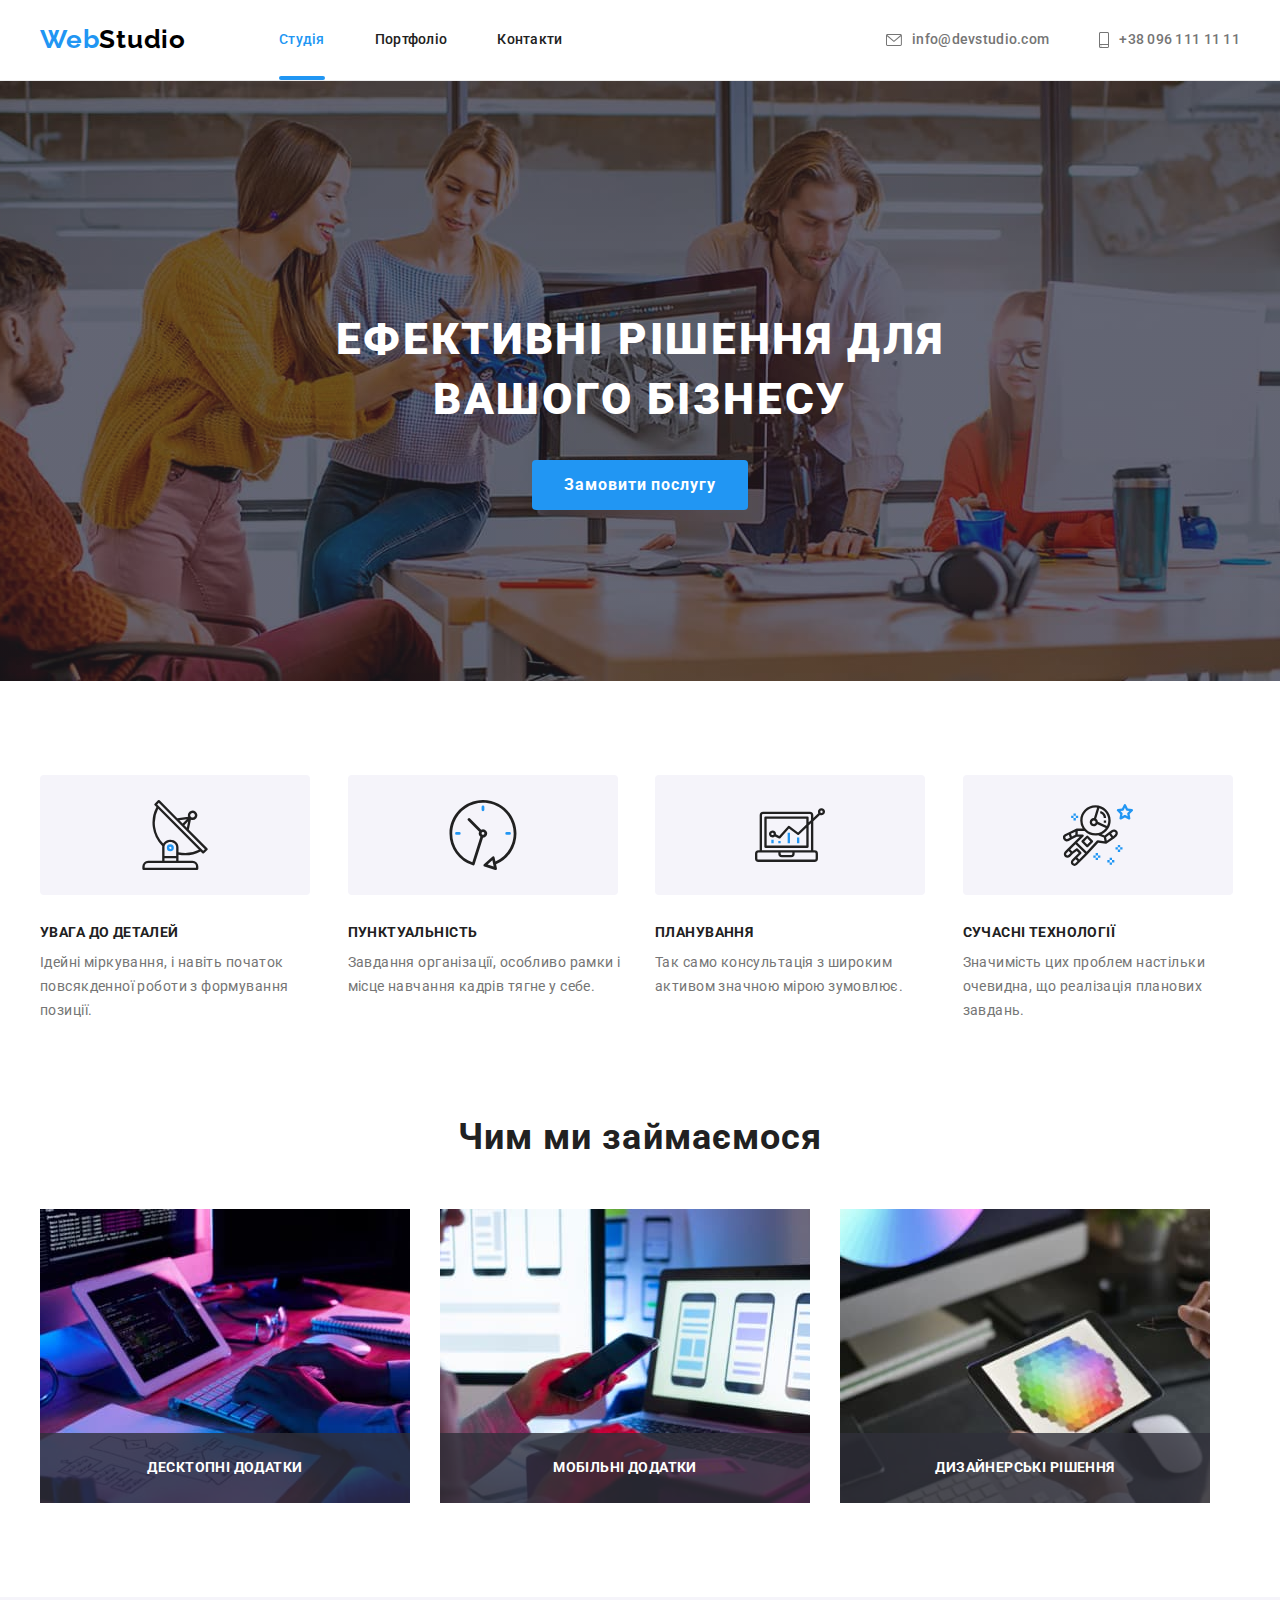
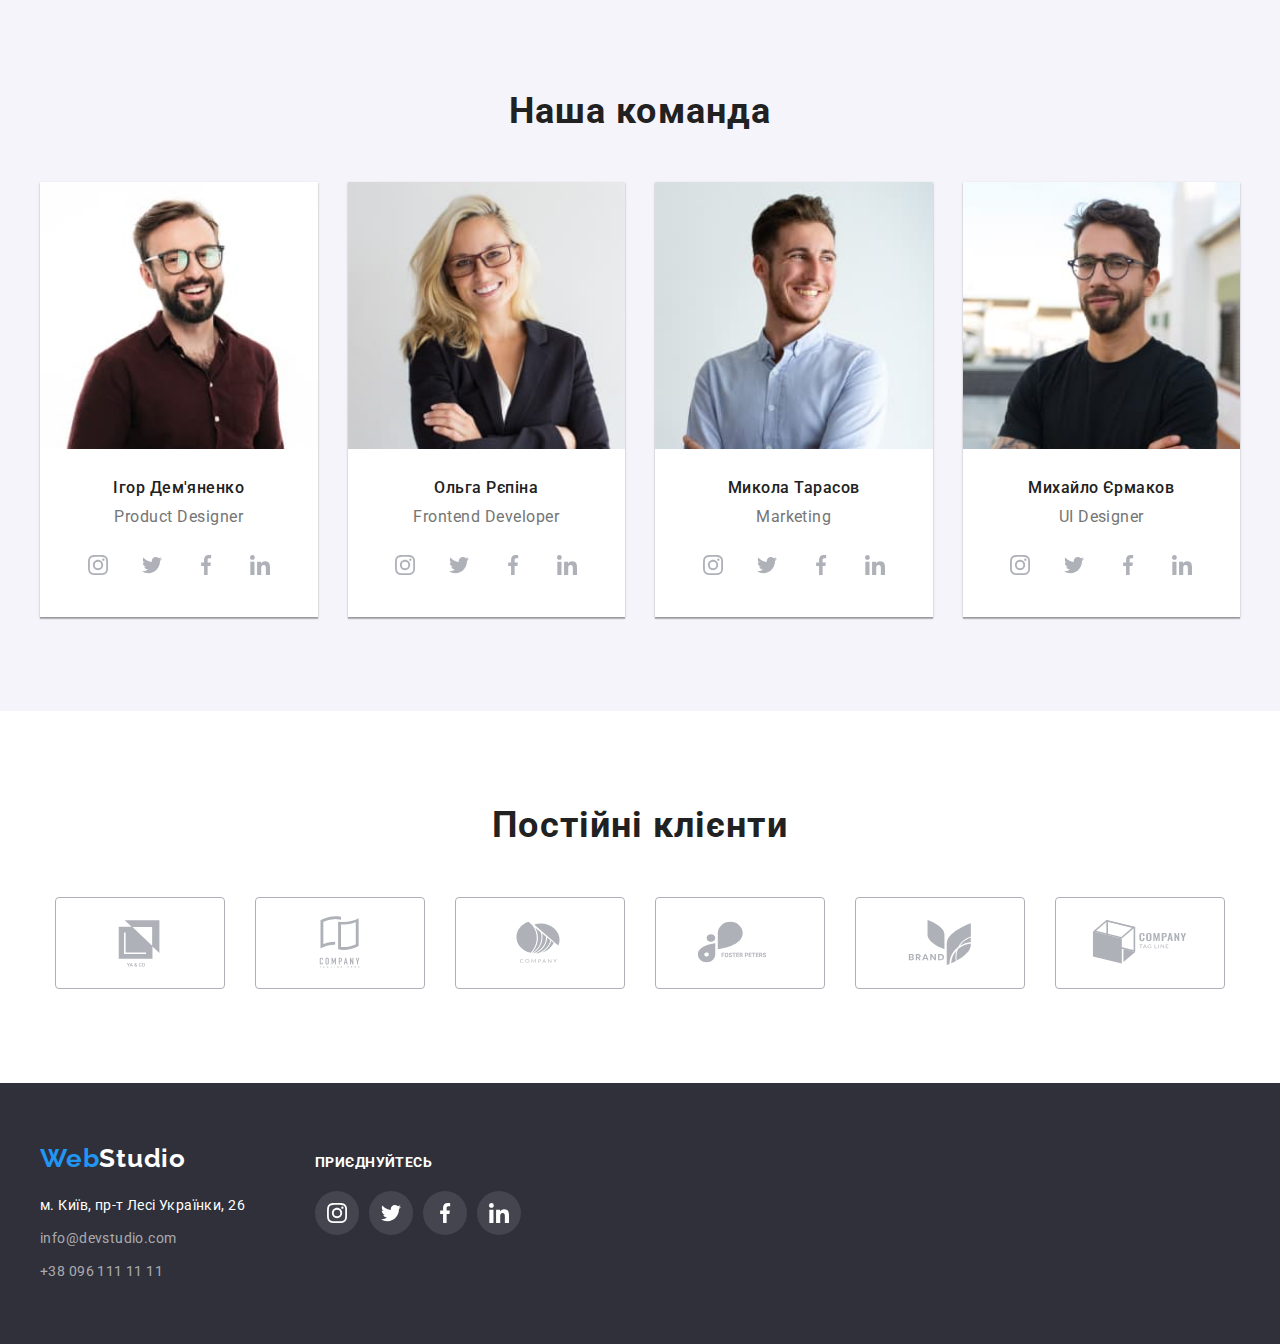
<file: index.html>
<!DOCTYPE html>
<html lang="uk">
  <head>
    <meta charset="UTF-8" />
    <meta http-equiv="X-UA-Compatible" content="IE=edge" />
    <meta name="viewport" content="width=device-width, initial-scale=1.0" />
    <title>Студія</title>
    <link
      href="https://fonts.googleapis.com/css2?family=Raleway:wght@700&family=Roboto:wght@400;500;700;900&display=swap"
      rel="stylesheet"
    />
    <link
      rel="stylesheet"
      href="https://cdnjs.cloudflare.com/ajax/libs/modern-normalize/1.1.0/modern-normalize.min.css"
    />
    <link rel="stylesheet" href="./css/styles.css" />
  </head>
  <body>
    <header class="header">
      <div class="container main-nav">
        <a class="logo" href="./">Web<span class="logo-studio">Studio</span></a>
        <nav>
          <ul class="site-nav list">
            <li class="item">
              <a class="link current" href="./index.html">Студія</a>
            </li>
            <li class="item">
              <a class="link" href="./portfolio.html">Портфоліо</a>
            </li>
            <li class="item">
              <a class="link" href="./contacts.html">Контакти</a>
            </li>
          </ul>
        </nav>
        <ul class="contacts-header list">
          <li class="item">
            <a class="contact" href="mailto:info@devstudio.com">
              <svg class="icon-envelop">
                <use href="./images/icons.svg#icon-envelope"></use>
              </svg>
              info@devstudio.com</a
            >
          </li>
          <li class="item">
            <a class="contact" href="tel:+380961111111">
              <svg class="icon-phone">
                <use href="./images/icons.svg#icon-smartphone"></use>
              </svg>
              +38 096 111 11 11</a
            >
          </li>
        </ul>
      </div>
    </header>

    <main>
      <!-- шапка -->
      <section class="hero">
        <div class="container">
          <h1 class="hero-title">Ефективні рішення для вашого бізнесу</h1>
          <button data-modal-open class="button" type="button">
            Замовити послугу
          </button>
        </div>
      </section>
      <!-- особливості -->
      <section class="section">
        <div class="container specials">
          <h2 class="visually-hidden">особливості</h2>
          <ul class="list specials-list">
            <li class="elements">
              <div class="icon-specials">
                <svg class="icon-specials-link" width="70" height="70">
                  <use href="./images/icons.svg#icon-antenna"></use>
                </svg>
              </div>
              <h3 class="section-title">УВАГА ДО ДЕТАЛЕЙ</h3>
              <p class="section-paragraph">
                Ідейні міркування, і навіть початок повсякденної роботи з
                формування позиції.
              </p>
            </li>
            <li class="elements">
              <div class="icon-specials">
                <svg class="icon-specials-link" width="70" height="70">
                  <use href="./images/icons.svg#icon-clock"></use>
                </svg>
              </div>
              <h3 class="section-title">ПУНКТУАЛЬНІСТЬ</h3>
              <p class="section-paragraph">
                Завдання організації, особливо рамки і місце навчання кадрів
                тягне у себе.
              </p>
            </li>
            <li class="elements">
              <div class="icon-specials">
                <svg class="icon-specials-link" width="70" height="70">
                  <use href="./images/icons.svg#icon-diagram"></use>
                </svg>
              </div>
              <h3 class="section-title">ПЛАНУВАННЯ</h3>
              <p class="section-paragraph">
                Так само консультація з широким активом значною мірою зумовлює.
              </p>
            </li>
            <li class="elements">
              <div class="icon-specials">
                <svg class="icon-specials-link" width="70" height="70">
                  <use href="./images/icons.svg#icon-astronaut"></use>
                </svg>
              </div>
              <h3 class="section-title">СУЧАСНІ ТЕХНОЛОГІЇ</h3>
              <p class="section-paragraph">
                Значимість цих проблем настільки очевидна, що реалізація
                планових завдань.
              </p>
            </li>
          </ul>
        </div>
      </section>
      <!-- чим ми займаємось -->
      <section class="section work">
        <div class="container employment">
          <h2 class="box">Чим ми займаємося</h2>
          <ul class="list">
            <li class="images">
              <img
                class="work-img"
                src="./images/box1.jpg"
                width="370"
                alt="заняття"
              />
              <h3 class="work-item">Десктопні додатки</h3>
            </li>
            <li class="images">
              <img
                class="work-img"
                src="./images/box2.jpg"
                width="370"
                alt="заняття"
              />
              <h3 class="work-item">Мобільні додатки</h3>
            </li>
            <li class="images">
              <img
                class="work-img"
                src="./images/box3.jpg"
                width="370"
                alt="заняття"
              />
              <h3 class="work-item">Дизайнерські рішення</h3>
            </li>
          </ul>
        </div>
      </section>
      <!-- команда -->
      <section class="team">
        <div class="container people">
          <h2 class="box">Наша команда</h2>
          <ul class="list">
            <li class="workers">
              <img
                class="team-photo"
                src="./images/person1.jpg"
                width="270"
                alt="працівник"
              />
              <div class="team-content">
                <h3 class="team-name">Ігор Дем'яненко</h3>
                <p class="team-job">Product Designer</p>
                <ul class="team-list list">
                  <li class="team-item">
                    <a href="#" class="team-link"
                      ><svg class="team-soc-link" width="20" height="20">
                        <use
                          href="./images/icons.svg#icon-instagram"
                        ></use></svg
                    ></a>
                  </li>
                  <li class="team-item">
                    <a href="#" class="team-link"
                      ><svg class="team-soc-link" width="20" height="20">
                        <use href="./images/icons.svg#icon-twitter"></use></svg
                    ></a>
                  </li>
                  <li class="team-item">
                    <a href="#" class="team-link"
                      ><svg class="team-soc-link" width="20" height="20">
                        <use href="./images/icons.svg#icon-facebook"></use></svg
                    ></a>
                  </li>
                  <li class="team-item">
                    <a href="#" class="team-link"
                      ><svg class="team-soc-link" width="20" height="20">
                        <use href="./images/icons.svg#icon-linkedin"></use></svg
                    ></a>
                  </li>
                </ul>
              </div>
            </li>
            <li class="workers">
              <img
                class="team-photo"
                src="./images/person2.jpg"
                width="270"
                alt="працівник"
              />
              <div class="team-content">
                <h3 class="team-name">Ольга Рєпіна</h3>
                <p class="team-job">Frontend Developer</p>
                <ul class="team-list list">
                  <li class="team-item">
                    <a href="#" class="team-link"
                      ><svg class="team-soc-link" width="20" height="20">
                        <use
                          href="./images/icons.svg#icon-instagram"
                        ></use></svg
                    ></a>
                  </li>
                  <li class="team-item">
                    <a href="#" class="team-link"
                      ><svg class="team-soc-link" width="20" height="20">
                        <use href="./images/icons.svg#icon-twitter"></use></svg
                    ></a>
                  </li>
                  <li class="team-item">
                    <a href="#" class="team-link"
                      ><svg class="team-soc-link" width="20" height="20">
                        <use href="./images/icons.svg#icon-facebook"></use></svg
                    ></a>
                  </li>
                  <li class="team-item">
                    <a href="#" class="team-link"
                      ><svg class="team-soc-link" width="20" height="20">
                        <use href="./images/icons.svg#icon-linkedin"></use></svg
                    ></a>
                  </li>
                </ul>
              </div>
            </li>
            <li class="workers">
              <img
                class="team-photo"
                src="./images/person3.jpg"
                width="270"
                alt="працівник"
              />
              <div class="team-content">
                <h3 class="team-name">Микола Тарасов</h3>
                <p class="team-job">Marketing</p>
                <ul class="team-list list">
                  <li class="team-item">
                    <a href="#" class="team-link"
                      ><svg class="team-soc-link" width="20" height="20">
                        <use
                          href="./images/icons.svg#icon-instagram"
                        ></use></svg
                    ></a>
                  </li>
                  <li class="team-item">
                    <a href="#" class="team-link"
                      ><svg class="team-soc-link" width="20" height="20">
                        <use href="./images/icons.svg#icon-twitter"></use></svg
                    ></a>
                  </li>
                  <li class="team-item">
                    <a href="#" class="team-link"
                      ><svg class="team-soc-link" width="20" height="20">
                        <use href="./images/icons.svg#icon-facebook"></use></svg
                    ></a>
                  </li>
                  <li class="team-item">
                    <a href="#" class="team-link"
                      ><svg class="team-soc-link" width="20" height="20">
                        <use href="./images/icons.svg#icon-linkedin"></use></svg
                    ></a>
                  </li>
                </ul>
              </div>
            </li>
            <li class="workers">
              <img
                class="team-photo"
                src="./images/person4.jpg"
                width="270"
                alt="працівник"
              />
              <div class="team-content">
                <h3 class="team-name">Михайло Єрмаков</h3>
                <p class="team-job">UI Designer</p>
                <ul class="team-list list">
                  <li class="team-item">
                    <a href="#" class="team-link"
                      ><svg class="team-soc-link" width="20" height="20">
                        <use
                          href="./images/icons.svg#icon-instagram"
                        ></use></svg
                    ></a>
                  </li>
                  <li class="team-item">
                    <a href="#" class="team-link"
                      ><svg class="team-soc-link" width="20" height="20">
                        <use href="./images/icons.svg#icon-twitter"></use></svg
                    ></a>
                  </li>
                  <li class="team-item">
                    <a href="#" class="team-link"
                      ><svg class="team-soc-link" width="20" height="20">
                        <use href="./images/icons.svg#icon-facebook"></use></svg
                    ></a>
                  </li>
                  <li class="team-item">
                    <a href="#" class="team-link"
                      ><svg class="team-soc-link" width="20" height="20">
                        <use href="./images/icons.svg#icon-linkedin"></use></svg
                    ></a>
                  </li>
                </ul>
              </div>
            </li>
          </ul>
        </div>
      </section>
      <!-- Постійні клієнти -->
      <section class="client">
        <div class="container">
          <h2 class="client-title">Постійні клієнти</h2>
          <ul class="client-list list">
            <li class="team-container">
              <a href="#" class="client-item" href="#"
                ><svg class="client-link" width="106" height="60">
                  <use href="./images/icons.svg#icon-group"></use></svg
              ></a>
            </li>
            <li class="team-container">
              <a href="#" class="client-item" href="#"
                ><svg class="client-link" width="106" height="60">
                  <use href="./images/icons.svg#icon-group1"></use></svg
              ></a>
            </li>
            <li class="team-container">
              <a href="#" class="client-item" href="#"
                ><svg class="client-link" width="106" height="60">
                  <use href="./images/icons.svg#icon-group2"></use></svg
              ></a>
            </li>
            <li class="team-container">
              <a href="#" class="client-item" href="#"
                ><svg class="client-link" width="106" height="60">
                  <use href="./images/icons.svg#icon-group3"></use></svg
              ></a>
            </li>
            <li class="team-container">
              <a href="#" class="client-item" href="#"
                ><svg class="client-link" width="106" height="60">
                  <use href="./images/icons.svg#icon-group4"></use></svg
              ></a>
            </li>
            <li class="team-container">
              <a href="#" class="client-item" href="#"
                ><svg class="client-link" width="106" height="60">
                  <use href="./images/icons.svg#icon-group5"></use></svg
              ></a>
            </li>
          </ul>
        </div>
      </section>
    </main>
    <footer class="footer">
      <div class="container footer-conteiner">
        <div>
          <a class="logo second" href="./"
            >Web<span class="logo-footer">Studio</span></a
          >
          <address class="footer-address">
            <ul class="address list">
              <li class="end">
                <a class="link location" href="#"
                  >м. Київ, пр-т Лесі Українки, 26</a
                >
              </li>
              <li class="end">
                <a class="link" href="mailto:info@devstudio.com"
                  >info@devstudio.com</a
                >
              </li>
              <li class="end">
                <a class="link" href="tel:+380961111111">+38 096 111 11 11</a>
              </li>
            </ul>
          </address>
        </div>
        <div class="footer-div">
          <span class="footer-span">приєднуйтесь</span>
          <ul class="footer-ul list">
            <li class="icon-footer">
              <a class="footer-list" href="#"
                ><svg width="20" height="20">
                  <use href="./images/icons.svg#icon-instagram"></use></svg
              ></a>
            </li>
            <li class="icon-footer">
              <a class="footer-list" href="#"
                ><svg width="20" height="20">
                  <use href="./images/icons.svg#icon-twitter"></use></svg
              ></a>
            </li>
            <li class="icon-footer">
              <a class="footer-list" href="#"
                ><svg width="20" height="20">
                  <use href="./images/icons.svg#icon-facebook"></use></svg
              ></a>
            </li>
            <li class="icon-footer">
              <a class="footer-list" href="#"
                ><svg width="20" height="20">
                  <use href="./images/icons.svg#icon-linkedin"></use></svg
              ></a>
            </li>
          </ul>
        </div>
      </div>
    </footer>
    <div class="backdrop is-hidden" data-modal>
      <div class="modal">
        <button class="icon-button" data-modal-close>
          <svg class="icon-close">
            <use href="./images/icons.svg#icon-close"></use>
          </svg>
        </button>
      </div>
    </div>
    <script src="./madal.js"></script>
  </body>
</html>
</file>
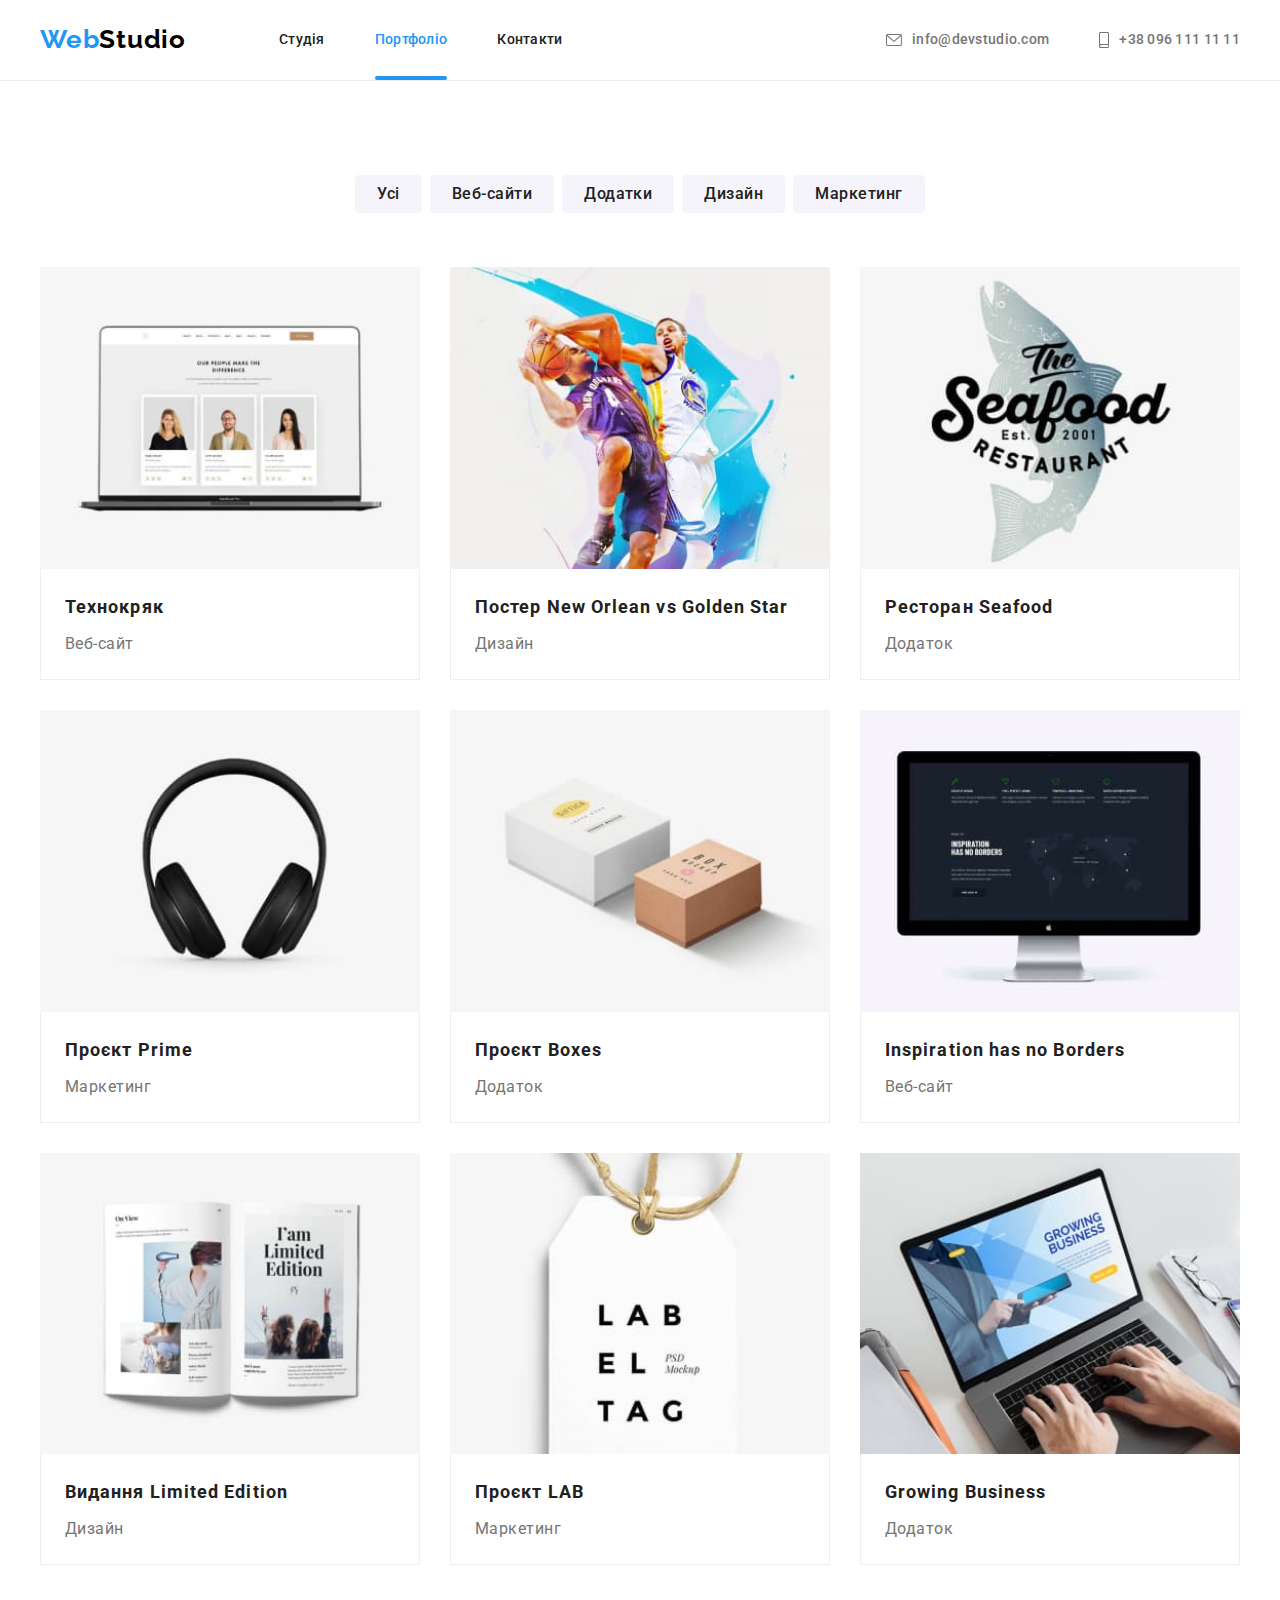
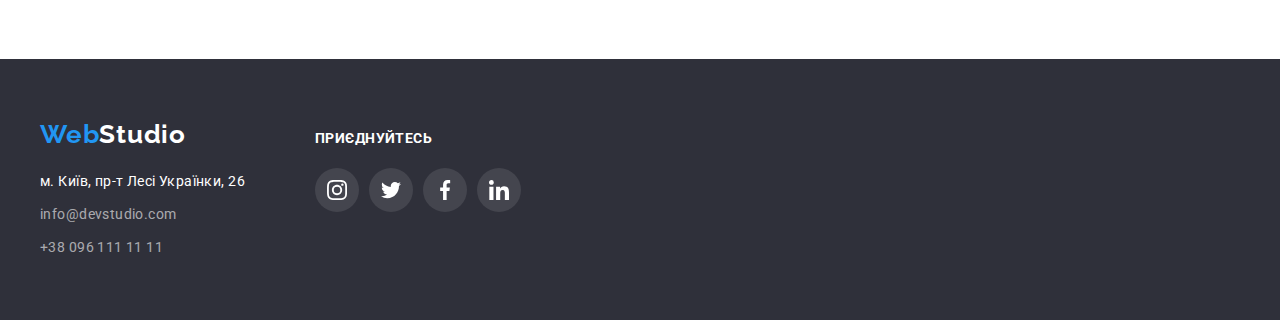
<file: portfolio.html>
<!DOCTYPE html>
<html lang="uk">
  <head>
    <meta charset="UTF-8" />
    <meta http-equiv="X-UA-Compatible" content="IE=edge" />
    <meta name="viewport" content="width=device-width, initial-scale=1.0" />
    <title>Студія</title>
    <link
      href="https://fonts.googleapis.com/css2?family=Raleway:wght@700&family=Roboto:wght@400;500;700;900&display=swap"
      rel="stylesheet"
    />
    <link
      rel="stylesheet"
      href="https://cdnjs.cloudflare.com/ajax/libs/modern-normalize/1.1.0/modern-normalize.min.css"
    />
    <link rel="stylesheet" href="./css/styles.css" />
  </head>
  <body>
    <header class="header">
      <div class="container main-nav">
        <a class="logo" href="./">Web<span class="logo-studio">Studio</span></a>
        <nav>
          <ul class="site-nav list">
            <li class="item">
              <a class="link" href="./index.html">Студія</a>
            </li>
            <li class="item">
              <a class="link current" href="./portfolio.html">Портфоліо</a>
            </li>
            <li class="item">
              <a class="link" href="./contacts.html">Контакти</a>
            </li>
          </ul>
        </nav>
        <ul class="contacts-header list">
          <li class="item">
            <a class="contact" href="mailto:info@devstudio.com">
              <svg class="icon-envelop">
                <use href="./images/icons.svg#icon-envelope"></use>
              </svg>
              info@devstudio.com</a
            >
          </li>
          <li class="item">
            <a class="contact" href="tel:+380961111111">
              <svg class="icon-phone">
                <use href="./images/icons.svg#icon-smartphone"></use>
              </svg>
              +38 096 111 11 11</a
            >
          </li>
        </ul>
      </div>
    </header>

    <main>
      <section class="portfolio">
        <div class="container">
          <h1 class="visually-hidden">Портфоліо</h1>
          <ul class="list portfolio">
            <li class="portfolio-button">
              <button class="button second" type="button">Усі</button>
            </li>
            <li class="portfolio-button">
              <button class="button second" type="button">Веб-сайти</button>
            </li>
            <li class="portfolio-button">
              <button class="button second" type="button">Додатки</button>
            </li>
            <li class="portfolio-button">
              <button class="button second" type="button">Дизайн</button>
            </li>
            <li class="portfolio-button">
              <button class="button second" type="button">Маркетинг</button>
            </li>
          </ul>
          <ul class="list portfolio-imgs">
            <li class="cards">
              <a class="portfolio-card" href="#">
                <div class="wrap">
                  <img
                    class="portfolio-img"
                    src="./images/project1.jpg"
                    width="370"
                    height="294"
                    alt="ноутбук"
                  />
                  <p class="portfolio-wrapper">
                    Ресурс пропонує комплексні пропозиції з різним рівнем
                    функціоналу та сервісів. Все це дозволить відвідувачу
                    отримати вичерпні відомості про компанію чи приватну особу.
                  </p>
                </div>

                <div class="title-sites">
                  <h2 class="portfolio-title">Технокряк</h2>
                  <p class="portfolio-sites">Веб-сайт</p>
                </div>
              </a>
            </li>

            <li class="cards">
              <a class="portfolio-card" href="#">
                <div class="wrap">
                  <img
                    class="portfolio-img"
                    src="./images/project2.jpg"
                    width="370"
                    height="294"
                    alt="баскетбол"
                  />
                  <p class="portfolio-wrapper">
                    Ресурс пропонує комплексні пропозиції з різним рівнем
                    функціоналу та сервісів. Все це дозволить відвідувачу
                    отримати вичерпні відомості про компанію чи приватну особу.
                  </p>
                </div>
                <div class="title-sites">
                  <h2 class="portfolio-title">
                    Постер New Orlean vs Golden Star
                  </h2>
                  <p class="portfolio-sites">Дизайн</p>
                </div>
              </a>
            </li>
            <li class="cards">
              <a class="portfolio-card" href="#">
                <div class="wrap">
                  <img
                    class="portfolio-img"
                    src="./images/project3.jpg"
                    width="370"
                    height="294"
                    alt="ресторан"
                  />
                  <p class="portfolio-wrapper">
                    Ресурс пропонує комплексні пропозиції з різним рівнем
                    функціоналу та сервісів. Все це дозволить відвідувачу
                    отримати вичерпні відомості про компанію чи приватну особу.
                  </p>
                </div>
                <div class="title-sites">
                  <h2 class="portfolio-title">Ресторан Seafood</h2>
                  <p class="portfolio-sites">Додаток</p>
                </div></a
              >
            </li>
            <li class="cards">
              <a class="portfolio-card" href="#">
                <div class="wrap">
                  <img
                    class="portfolio-img"
                    src="./images/project4.jpg"
                    width="370"
                    height="294"
                    alt="навушники"
                  />
                  <p class="portfolio-wrapper">
                    Ресурс пропонує комплексні пропозиції з різним рівнем
                    функціоналу та сервісів. Все це дозволить відвідувачу
                    отримати вичерпні відомості про компанію чи приватну особу.
                  </p>
                </div>
                <div class="title-sites">
                  <h2 class="portfolio-title">Проєкт Prime</h2>
                  <p class="portfolio-sites">Маркетинг</p>
                </div></a
              >
            </li>
            <li class="cards">
              <a class="portfolio-card" href="#">
                <div class="wrap">
                  <img
                    class="portfolio-img"
                    src="./images/project5.jpg"
                    width="370"
                    height="294"
                    alt="коробки"
                  />
                  <p class="portfolio-wrapper">
                    Ресурс пропонує комплексні пропозиції з різним рівнем
                    функціоналу та сервісів. Все це дозволить відвідувачу
                    отримати вичерпні відомості про компанію чи приватну особу.
                  </p>
                </div>
                <div class="title-sites">
                  <h2 class="portfolio-title">Проєкт Boxes</h2>
                  <p class="portfolio-sites">Додаток</p>
                </div></a
              >
            </li>
            <li class="cards">
              <a class="portfolio-card" href="#"
                ><div class="wrap">
                  <img
                    class="portfolio-img"
                    src="./images/project6.jpg"
                    width="370"
                    height="294"
                    alt="монітор"
                  />
                  <p class="portfolio-wrapper">
                    Ресурс пропонує комплексні пропозиції з різним рівнем
                    функціоналу та сервісів. Все це дозволить відвідувачу
                    отримати вичерпні відомості про компанію чи приватну особу.
                  </p>
                </div>
                <div class="title-sites">
                  <h2 class="portfolio-title">Inspiration has no Borders</h2>
                  <p class="portfolio-sites">Веб-сайт</p>
                </div></a
              >
            </li>
            <li class="cards">
              <a class="portfolio-card" href="#"
                ><div class="wrap">
                  <img
                    class="portfolio-img"
                    src="./images/project7.jpg"
                    width="370"
                    height="294"
                    alt="журнал"
                  />
                  <p class="portfolio-wrapper">
                    Ресурс пропонує комплексні пропозиції з різним рівнем
                    функціоналу та сервісів. Все це дозволить відвідувачу
                    отримати вичерпні відомості про компанію чи приватну особу.
                  </p>
                </div>
                <div class="title-sites">
                  <h2 class="portfolio-title">Видання Limited Edition</h2>
                  <p class="portfolio-sites">Дизайн</p>
                </div></a
              >
            </li>
            <li class="cards">
              <a class="portfolio-card" href="#"
                ><div class="wrap">
                  <img
                    class="portfolio-img"
                    src="./images/project8.jpg"
                    width="370"
                    height="294"
                    alt="етикетка"
                  />
                  <p class="portfolio-wrapper">
                    Ресурс пропонує комплексні пропозиції з різним рівнем
                    функціоналу та сервісів. Все це дозволить відвідувачу
                    отримати вичерпні відомості про компанію чи приватну особу.
                  </p>
                </div>
                <div class="title-sites">
                  <h2 class="portfolio-title">Проєкт LAB</h2>
                  <p class="portfolio-sites">Маркетинг</p>
                </div></a
              >
            </li>

            <li class="cards">
              <a class="portfolio-card" href="#"
                ><div class="wrap">
                  <img
                    class="portfolio-img"
                    src="./images/project9.jpg"
                    width="370"
                    height="294"
                    alt="компьютер"
                  />
                  <p class="portfolio-wrapper">
                    Ресурс пропонує комплексні пропозиції з різним рівнем
                    функціоналу та сервісів. Все це дозволить відвідувачу
                    отримати вичерпні відомості про компанію чи приватну особу.
                  </p>
                </div>
                <div class="title-sites">
                  <h2 class="portfolio-title">Growing Business</h2>
                  <p class="portfolio-sites">Додаток</p>
                </div></a
              >
            </li>
          </ul>
        </div>
      </section>
    </main>
    <footer class="footer">
      <div class="container footer-conteiner">
        <div>
          <a class="logo second" href="./"
            >Web<span class="logo-footer">Studio</span></a
          >
          <address class="footer-address">
            <ul class="address list">
              <li class="end">
                <a class="link location" href="#"
                  >м. Київ, пр-т Лесі Українки, 26</a
                >
              </li>
              <li class="end">
                <a class="link" href="mailto:info@devstudio.com"
                  >info@devstudio.com</a
                >
              </li>
              <li class="end">
                <a class="link" href="tel:+380961111111">+38 096 111 11 11</a>
              </li>
            </ul>
          </address>
        </div>
        <div class="footer-div">
          <span class="footer-span">приєднуйтесь</span>
          <ul class="footer-ul list">
            <li class="icon-footer">
              <a class="footer-list" href="#"
                ><svg width="20" height="20">
                  <use href="./images/icons.svg#icon-instagram"></use></svg
              ></a>
            </li>
            <li class="icon-footer">
              <a class="footer-list" href="#"
                ><svg width="20" height="20">
                  <use href="./images/icons.svg#icon-twitter"></use></svg
              ></a>
            </li>
            <li class="icon-footer">
              <a class="footer-list" href="#"
                ><svg width="20" height="20">
                  <use href="./images/icons.svg#icon-facebook"></use></svg
              ></a>
            </li>
            <li class="icon-footer">
              <a class="footer-list" href="#"
                ><svg width="20" height="20">
                  <use href="./images/icons.svg#icon-linkedin"></use></svg
              ></a>
            </li>
          </ul>
        </div>
      </div>
    </footer>
  </body>
</html>
</file>
<file: css/styles.css>
/* цвет основного цекста #212121 */
/* вторичный цвет #757575 */
/* белый #FFFFFF */
/* цвет акцента #2196F3 */
/* вторчный цвет фона #2F303A */

/* Стилізація сторінки студія */

html {
  box-sizing: border-box;
}

*,
*::before,
*::after {
  box-sizing: inherit;
}

:root {
  --primary-text-color: #212121;
  --secondary-text-color: #757575;
  --accent-text-color: #2196f3;
  --white-proect-color: #ffffff;
  --transition-time: 250ms cubic-bezier(0.4, 0, 0.2, 1);
}

body {
  margin: 0;
  background-color: var(--white-proect-color);
  color: var(--primary-text-color);
  font-family: Roboto, sans-serif;
}

:focus {
  outline: 0;
}

img {
  display: block;
}
.container {
  width: 1230px;
  padding-left: 15px;
  padding-right: 15px;
  margin-right: auto;
  margin-left: auto;
}

.list {
  list-style: none;
  margin-top: 0;
  margin-bottom: 0;
  padding: 0;
}

a {
  text-decoration: none;
}

.visually-hidden {
  position: absolute;
  width: 1px;
  height: 1px;
  margin: -1px;
  border: 0;
  padding: 0;

  white-space: nowrap;
  clip-path: inset(100%);
  clip: rect(0 0 0 0);
  overflow: hidden;
}

/* Header */

.header {
  border-bottom: 1px solid #ececec;
}

.logo {
  padding-top: 24px;
  padding-bottom: 25px;
  color: var(--accent-text-color);
  font-family: "Raleway", sans-serif;
  font-weight: 700;
  font-size: 26px;
  line-height: 1.19;
  letter-spacing: 0.03em;
}

.logo-studio {
  color: #000000;
}

/* Nav */

.main-nav {
  display: flex;
  align-items: center;
}

.site-nav {
  display: flex;
  justify-content: center;
  margin-left: 93px;
}

.site-nav .item:not(:last-child) {
  margin-right: 50px;
}

.site-nav .link {
  padding-top: 32px;
  padding-bottom: 32px;
  color: var(--primary-text-color);
  font-weight: 500;
  font-size: 14px;
  line-height: 1.14;
  letter-spacing: 0.02em;
  transition: color var(--transition-time);
}

.current.link {
  color: var(--accent-text-color);
}

.current.link::after {
  position: absolute;
  left: 0;
  bottom: 0;
  display: block;
  content: "";
  width: 100%;
  height: 4px;
  background: #2196f3;
  border-radius: 2px;
}

.item {
  position: relative;
}

.site-nav .link:hover,
.site-nav .link:focus {
  color: var(--accent-text-color);
}

.contacts-header {
  display: flex;
  margin-left: auto;
}

.contacts-header .item + .item {
  margin-left: 50px;
}

.contacts-header .contact {
  display: flex;
  align-items: center;
  padding-top: 32px;
  padding-bottom: 32px;
  color: var(--secondary-text-color);
  font-weight: 500;
  font-size: 14px;
  line-height: 1.14;
  letter-spacing: 0.02em;
  transition: color var(--transition-time);
}

.contact:hover,
.contact:focus {
  color: var(--accent-text-color);
}

.contact:hover .icon-envelop,
.contact:focus .icon-envelop {
  fill: var(--accent-text-color);
}

.contact:hover .icon-phone,
.contact:focus .icon-phone {
  fill: var(--accent-text-color);
}

.icon-envelop {
  margin-right: 10px;
  width: 16px;
  height: 12px;
  fill: var(--secondary-text-color);
  transition: fill var(--transition-time);
}

.icon-phone {
  margin-right: 10px;
  width: 10px;
  height: 16px;
  fill: var(--secondary-text-color);
  transition: fill var(--transition-time);
}

/* main */

/* шапка */

.hero {
  background-image: linear-gradient(
      rgba(47, 48, 58, 0.4),
      rgba(47, 48, 58, 0.4)
    ),
    url(../images/hero.jpg);
  background-repeat: no-repeat;
  background-color: #c4c4c4;
  background-position: center;
  margin: auto;
  height: 600px;
  max-width: 1600px;
  padding-top: 200px;
  padding-bottom: 200px;
  text-align: center;
}

.hero-title {
  margin-bottom: 30px;
  margin-left: auto;
  margin-right: auto;
  font-weight: 900;
  font-size: 44px;
  line-height: 1.36;
  max-width: 696px;

  letter-spacing: 0.06em;
  text-transform: uppercase;
  color: var(--white-proect-color);
}

.button {
  background-color: var(--accent-text-color);
  border-radius: 4px;
  padding: 10px 32px;
  border: none;
  cursor: pointer;
  font-family: inherit;
  font-weight: 700;
  font-size: 16px;
  line-height: 1.87;
  align-items: center;
  letter-spacing: 0.06em;
  color: var(--white-proect-color);
}

.button:hover,
.button:focus {
  background-color: #188ce8;
}

/* <!-- особливості --> */

.icon-specials {
  display: flex;
  align-items: center;
  justify-content: center;
  width: 270px;
  height: 120px;
  background: #f5f4fa;
  border-radius: 4px;
  margin-bottom: 30px;
}

.specials-list {
  display: flex;
  gap: 30px;
}

.elements {
  flex-basis: calc((100% - 90px) / 4);
}

/* .elements:nth-child(4n) {
  margin-right: 0;
} */

.section {
  padding-top: 94px;
  padding-bottom: 94px;
}

.section-paragraph {
  margin-top: 0;
  margin-bottom: 0px;
  font-size: 14px;
  line-height: 1.71;
  letter-spacing: 0.03em;
  color: var(--secondary-text-color);
}

.section-title {
  margin-top: 0;
  margin-bottom: 10px;
  font-size: 14px;
  line-height: 1.14;
  letter-spacing: 0.03em;
  text-transform: uppercase;
}

/* заголовки другого рівня */

.box {
  margin-top: 0;
  margin-bottom: 50px;
  font-size: 36px;
  line-height: 1.16;
  text-align: center;
  letter-spacing: 0.03em;
}

/* <!-- чим ми займаємось --> */

.work-item {
  position: absolute;
  bottom: 0;
  left: 0;
  width: 100%;
  padding-top: 27px;
  padding-bottom: 27px;
  margin: 0;
  font-size: 14px;
  line-height: 1.14;
  text-align: center;
  letter-spacing: 0.03em;
  text-transform: uppercase;
  background: rgba(47, 48, 58, 0.8);
  color: var(--white-proect-color);
}

.work {
  padding-top: 0;
}

.employment .list {
  display: flex;
  gap: 30px;
}

.images {
  position: relative;
  width: 370px;
  flex-basis: calc((100%-60px) / 3);
  /* margin-right: 30px; */
}

.work-img {
  width: 100%;
}

/* .images:nth-child(3n) {
  margin-right: 0;
} */

/* <!-- команда --> */

.team-content {
  text-align: center;
  padding-top: 30px;
  padding-bottom: 30px;
  background-color: var(--white-proect-color);
}

.team-photo {
  display: block;
  width: 100%;
  height: auto;
}

.people .list {
  display: flex;
}

.workers {
  width: calc((100% - 90px) / 4);
  margin-right: 30px;
  box-shadow: 0px 1px 3px rgba(0, 0, 0, 0.12), 0px 1px 1px rgba(0, 0, 0, 0.14),
    0px 2px 1px rgba(0, 0, 0, 0.2);
}
.workers:nth-child(4n) {
  margin-right: 0;
}

.team {
  background-color: #f5f4fa;
  padding-top: 94px;
  padding-bottom: 94px;
}

.team-name {
  margin-top: 0;
  margin-bottom: 10px;
  font-weight: 500;
  font-size: 16px;
  line-height: 1.18;
  letter-spacing: 0.03em;
}

.team-job {
  margin-top: 0;
  margin-bottom: 0px;
  font-size: 16px;
  line-height: 1.18;
  letter-spacing: 0.03em;
  color: var(--secondary-text-color);
  margin-bottom: 16px;
}

.team-list {
  display: flex;
  justify-content: center;
  gap: 10px;
}

.team-item {
  width: 44px;
  height: 44px;
}

.team-link {
  display: flex;
  align-items: center;
  justify-content: center;
  width: 100%;
  height: 100%;
  border-radius: 50%;
  fill: #afb1b8;
  transition: fill var(--transition-time),
    background-color var(--transition-time);
}

.team-link:hover,
.team-link:focus {
  background-color: var(--accent-text-color);
}

.team-link:hover,
.team-link:focus .team-soc-link {
  fill: var(--white-proect-color);
}

/* <!-- Постійні клієнти --> */

.team-container {
  width: 170px;
  height: 92px;
}

.client-item {
  display: flex;
  align-items: center;
  justify-content: center;
  width: 100%;
  height: 100%;
  fill: #afb1b8;
  border: 1px solid #afb1b8;
  border-radius: 4px;
  transition: fill var(--transition-time), border-color var(--transition-time);
}

.client-list {
  justify-content: center;
  display: flex;
  gap: 30px;
}

.client {
  padding-top: 94px;
  padding-bottom: 94px;
}

.client-title {
  margin: 0;
  font-size: 36px;
  line-height: 1.16;
  text-align: center;
  letter-spacing: 0.03em;
  margin-bottom: 50px;
}

.client-item:hover,
.client-item:focus {
  fill: var(--accent-text-color);
}

.client-item:hover,
.client-item:focus {
  border-color: var(--accent-text-color);
}

/* footer */

.footer-ul {
  display: flex;
  justify-content: center;
  gap: 10px;
  margin-top: 20px;
}

.footer-list {
  display: flex;
  align-items: center;
  justify-content: center;
  width: 100%;
  height: 100%;
  border-radius: 50%;
  fill: #ffffff;
  transition: background-color var(--transition-time);
}

.footer-list:hover,
.footer-list:focus {
  background-color: var(--accent-text-color);
}

.icon-footer {
  width: 44px;
  height: 44px;
  border-radius: 50%;
  background: rgba(255, 255, 255, 0.1);
}

.footer-conteiner {
  display: flex;
  align-items: baseline;
}

.second {
  display: inline-block;
  padding: 0;
  margin-bottom: 20px;
}

.footer {
  background-color: #2f303a;
  padding-top: 60px;
  padding-bottom: 60px;
}

.logo-footer {
  color: var(--white-proect-color);
}

.footer-address {
  font-style: normal;
}

.end {
  margin-bottom: 9px;
}

.end:last-child {
  margin-bottom: 0;
}

.link {
  display: inline-block;
  font-weight: 400;
  font-size: 14px;
  line-height: 1.71;
  letter-spacing: 0.03em;
  color: rgba(255, 255, 255, 0.6);
  transition: color var(--transition-time);
}

.address .link:hover,
.address .link:focus {
  color: var(--accent-text-color);
}

.location.link {
  color: var(--white-proect-color);
}

.footer-span {
  margin-top: 0;
  font-weight: 700;
  font-size: 14px;
  line-height: 1.14;
  letter-spacing: 0.03em;
  text-transform: uppercase;

  color: var(--white-proect-color);
}

.footer-div {
  margin-left: 70px;
}

/* стилізація сторінки портфоліо */

.portfolio.list {
  display: flex;
  justify-content: center;
}

.portfolio-button {
  margin-right: 8px;
}

.portfolio-button:last-child {
  margin-right: 0;
}

.portfolio.list {
  padding-top: 0;
  padding-bottom: 0;
  margin-bottom: 34px;
}

.portfolio {
  padding-bottom: 94px;
  padding-top: 94px;
}

.second.button {
  display: inline-block;
  padding: 6px 22px;
  color: var(--primary-text-color);
  font-family: inherit;
  font-weight: 500;
  font-size: 16px;
  line-height: 1.62;
  letter-spacing: 0.03em;
  background: #f5f4fa;
  border-radius: 4px;
  border: none;
  transition: color var(--transition-time),
    background-color var(--transition-time), box-shadow var(--transition-time);
}

.second.button:hover,
.second.button:focus {
  color: var(--white-proect-color);
  background-color: var(--accent-text-color);
  box-shadow: 0px 3px 1px rgba(0, 0, 0, 0.1), 0px 1px 2px rgba(0, 0, 0, 0.08),
    0px 2px 2px rgba(0, 0, 0, 0.12);
}

.portfolio-imgs {
  display: flex;
  flex-wrap: wrap;
  gap: 30px;
}

.wrap {
  position: relative;
  overflow: hidden;
}

.portfolio-wrapper {
  margin: 0;
  position: absolute;
  top: 0;
  left: 0;
  padding-top: 63px;
  padding-right: 24px;
  padding-bottom: 63px;
  padding-left: 24px;
  width: 100%;
  height: 100%;
  background: rgba(33, 150, 243, 0.9);
  font-size: 18px;
  line-height: 1.56;
  color: var(--white-proect-color);
  opacity: 0;
  transform: translateY(100%);
  transition: transform var(--transition-time), opacity var(--transition-time);
}

.portfolio-card:hover .portfolio-wrapper {
  opacity: 1;
  transform: translateY(0%);
}

.portfolio-img {
  display: block;
  width: 100%;
  height: auto;
}

.cards {
  flex-basis: calc((100% - 60px) / 3);
}

.title-sites {
  padding: 20px 24px;
  border-bottom: 1px solid #eeeeee;
  border-right: 1px solid #eeeeee;
  border-left: 1px solid #eeeeee;
}

.portfolio-title {
  margin-top: 0;
  margin-bottom: 4px;
  font-weight: 700;
  font-size: 18px;
  line-height: 2;
  letter-spacing: 0.06em;
}

.portfolio .portfolio-title {
  color: var(--primary-text-color);
}

.portfolio-sites {
  margin: 0;
  font-weight: 400;
  font-size: 16px;
  line-height: 1.87;
  letter-spacing: 0.03em;
  color: var(--secondary-text-color);
}

.portfolio-card {
  display: block;
}

.portfolio-card:hover {
  box-shadow: 0px 3px 1px rgba(0, 0, 0, 0.1), 0px 1px 2px rgba(0, 0, 0, 0.08),
    0px 2px 2px rgba(0, 0, 0, 0.12);
}

/* Модальное окно */

.backdrop {
  position: fixed;
  top: 0;
  left: 0;
  width: 100%;
  height: 100%;
  background-color: rgba(0, 0, 0, 0.2);
  opacity: 1;
  transition: opacity var(--transition-time);
}

.backdrop.is-hidden {
  opacity: 0;
  pointer-events: none;
}

.backdrop.is-hidden .modal {
  transform: translate(-50%, -50%) scale(0);
}

.modal {
  position: absolute;
  top: 50%;
  left: 50%;

  min-width: 528px;
  min-height: 581px;
  background-color: var(--white-proect-color);
  transform: translate(-50%, -50%) scale(1);
  transition: transform var(--transition-time);
}

.icon-close {
  width: 30px;
  height: 30px;
  border: 1px solid rgba(0, 0, 0, 0.1);
  border-radius: 50%;
}

.icon-button {
  position: absolute;
  top: 0;
  right: 0;
  padding: 8px 8px;
  border: none;
  background-color: var(--white-proect-color);
  cursor: pointer;
}
</file>
